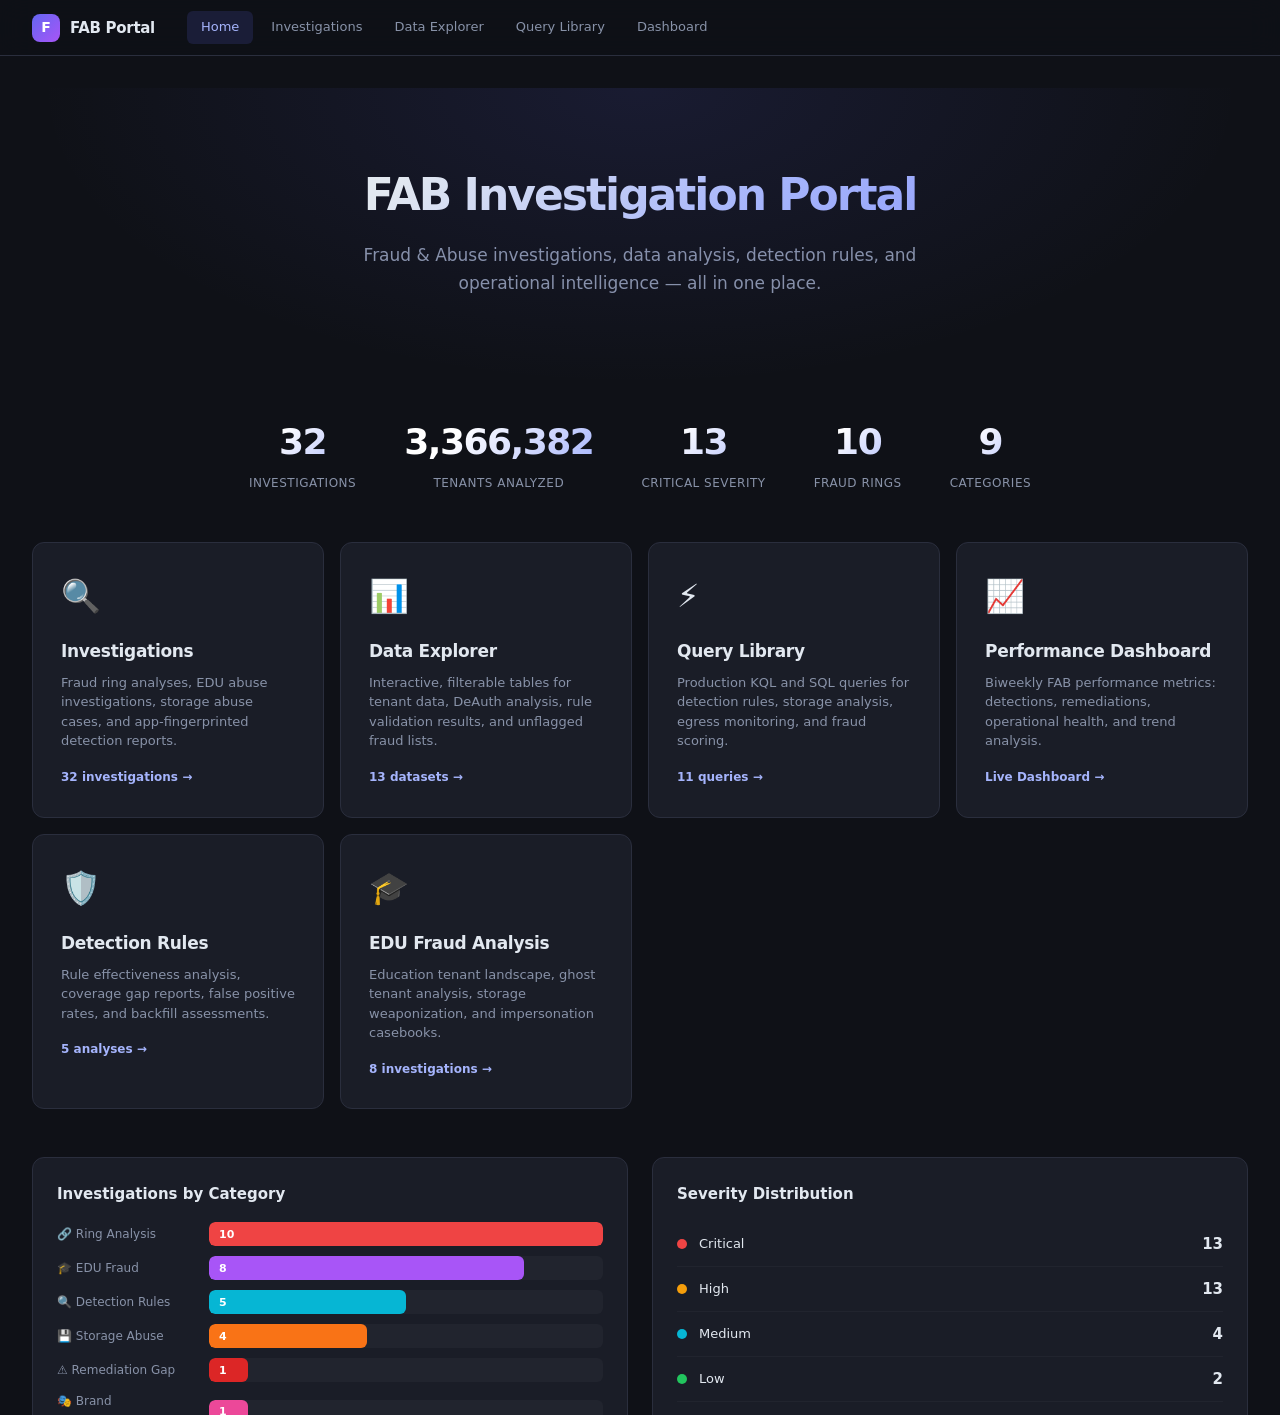
<file: index.html>
<!DOCTYPE html>
<html>
<head>
<meta charset="UTF-8">
<meta http-equiv="refresh" content="0; url=docs/portal.html">
<title>FAB Investigation Portal</title>
</head>
<body>
<p>Redirecting to <a href="docs/portal.html">FAB Investigation Portal</a>...</p>
</body>
</html>
</file>
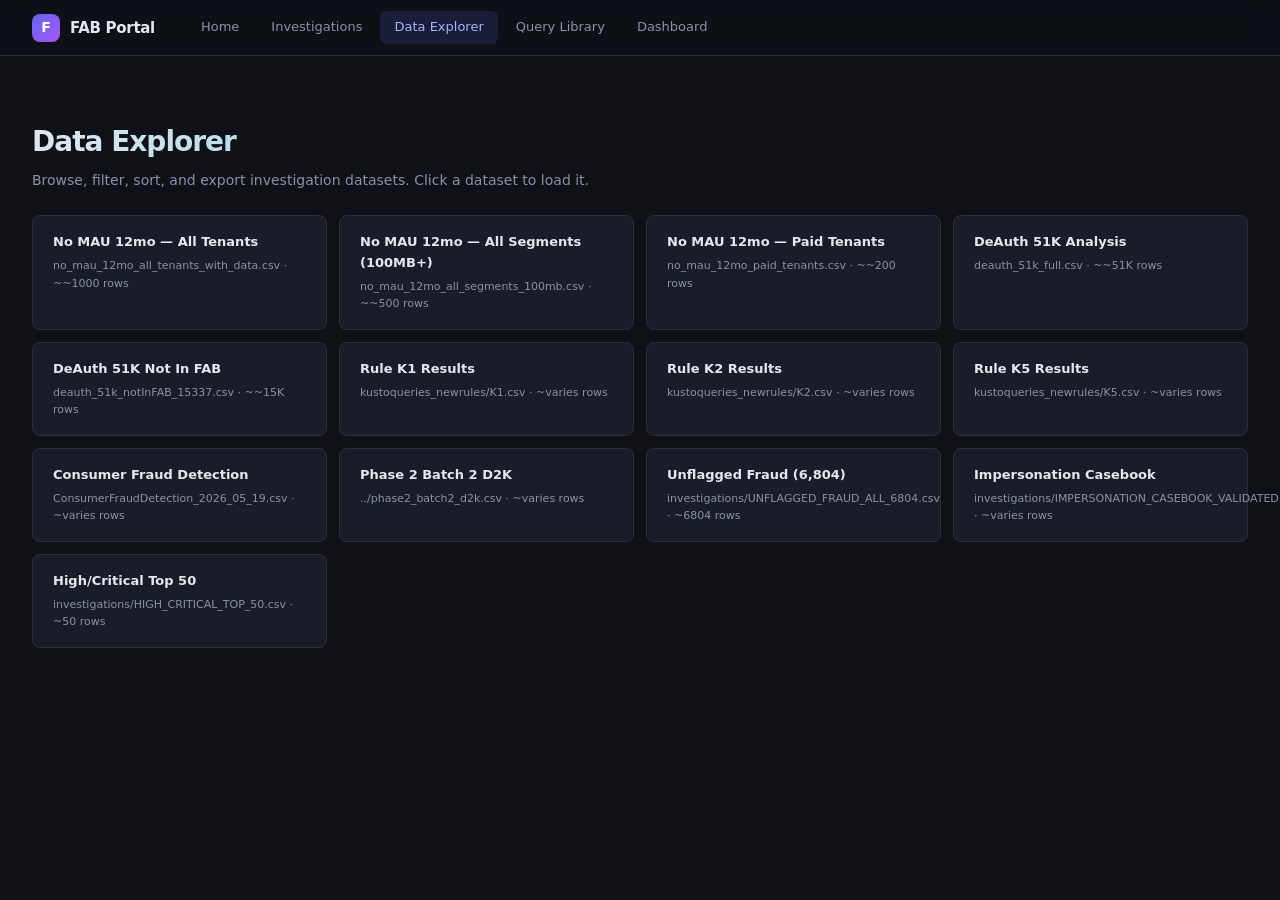
<file: docs/data-explorer/index.html>
<!DOCTYPE html>
<html lang="en">
<head>
<meta charset="UTF-8">
<meta name="viewport" content="width=device-width, initial-scale=1.0">
<title>Data Explorer — FAB Portal</title>
<link rel="stylesheet" href="../assets/style.css">
<script src="../assets/manifest.js"></script>
<style>
  .page-header { padding: 32px 0 0; }
  .page-header h1 {
    font-size: 28px; font-weight: 800; letter-spacing: -1px;
    background: linear-gradient(135deg, #e2e8f0, #06b6d4);
    -webkit-background-clip: text; -webkit-text-fill-color: transparent;
  }
  .page-header p { color: var(--text-muted); font-size: 14px; margin-top: 4px; }

  .dataset-picker {
    display: grid;
    grid-template-columns: repeat(auto-fill, minmax(260px, 1fr));
    gap: 12px;
    margin: 24px 0;
  }
  .ds-card {
    background: var(--bg-card);
    border: 1px solid var(--border);
    border-radius: var(--radius-sm);
    padding: 16px 20px;
    cursor: pointer;
    transition: all var(--transition);
  }
  .ds-card:hover { border-color: var(--border-hover); background: var(--bg-card-hover); }
  .ds-card.active { border-color: var(--accent); background: var(--accent-glow); }
  .ds-card h4 { font-size: 13px; font-weight: 600; margin-bottom: 4px; }
  .ds-card .ds-info { font-size: 11px; color: var(--text-muted); }

  .table-controls {
    display: flex; align-items: center; gap: 12px; margin-bottom: 12px; flex-wrap: wrap;
  }
  .table-controls .search-input { min-width: 200px; font-size: 13px; padding: 8px 14px 8px 36px; }
  .table-controls select {
    background: var(--bg-surface); border: 1px solid var(--border); color: var(--text);
    padding: 8px 12px; border-radius: var(--radius-xs); font-size: 12px; font-family: var(--font);
    cursor: pointer; outline: none;
  }
  .table-controls select:focus { border-color: var(--accent); }
  .table-controls label { font-size: 12px; color: var(--text-muted); }

  .export-btn {
    background: var(--accent-glow); border: 1px solid var(--accent); color: var(--accent-text);
    padding: 8px 16px; border-radius: var(--radius-xs); font-size: 12px; font-weight: 600;
    cursor: pointer; font-family: var(--font); transition: all var(--transition); margin-left: auto;
  }
  .export-btn:hover { background: var(--accent); color: white; }

  .data-table-wrap {
    max-height: 70vh;
    overflow: auto;
    margin-bottom: 16px;
  }

  .data-table thead th {
    position: sticky;
    top: 0;
    z-index: 2;
  }

  .col-highlight { background: rgba(99,102,241,0.05) !important; }

  .loading-data {
    text-align: center; padding: 60px; color: var(--text-muted);
  }

  .cell-fraud { color: var(--red); font-weight: 600; }
  .cell-paid { color: var(--green); }
  .cell-number { font-family: var(--font-mono); font-size: 12px; }
</style>
</head>
<body>

<nav class="topnav">
  <div class="topnav-brand"><div class="logo">F</div>FAB Portal</div>
  <div class="topnav-links">
    <a href="../portal.html">Home</a>
    <a href="../investigations/index.html">Investigations</a>
    <a href="index.html" class="active">Data Explorer</a>
    <a href="../queries/index.html">Query Library</a>
    <a href="https://varunvaithy.github.io/fab-biweekly-dashboard/" target="_blank">Dashboard</a>
  </div>
</nav>

<div class="container-wide">
  <div class="page-header">
    <h1>Data Explorer</h1>
    <p>Browse, filter, sort, and export investigation datasets. Click a dataset to load it.</p>
  </div>

  <!-- Dataset picker -->
  <div class="dataset-picker" id="datasetPicker"></div>

  <!-- Table controls (hidden until data loaded) -->
  <div id="tableSection" style="display:none;">
    <div class="table-controls">
      <input type="text" class="search-input" id="tableSearch" placeholder="Filter rows...">
      <label>Rows per page:</label>
      <select id="pageSize">
        <option value="25">25</option>
        <option value="50" selected>50</option>
        <option value="100">100</option>
        <option value="500">500</option>
        <option value="all">All</option>
      </select>
      <button class="export-btn" id="exportBtn">Export Filtered CSV</button>
    </div>

    <div class="data-table-wrap" id="tableWrap">
      <table class="data-table" id="dataTable">
        <thead id="tableHead"></thead>
        <tbody id="tableBody"></tbody>
      </table>
    </div>

    <div class="table-footer" id="tableFooter">
      <span id="rowInfo"></span>
      <div class="pagination" id="pagination"></div>
    </div>
  </div>

  <div class="loading-data" id="loadingData" style="display:none;">
    Loading dataset...
  </div>
</div>

<script>
document.addEventListener('DOMContentLoaded', () => {
  const picker = document.getElementById('datasetPicker');
  const tableSection = document.getElementById('tableSection');
  const loadingData = document.getElementById('loadingData');
  const tableSearch = document.getElementById('tableSearch');
  const pageSizeSelect = document.getElementById('pageSize');
  const exportBtn = document.getElementById('exportBtn');

  let allRows = [];
  let headers = [];
  let filteredRows = [];
  let currentPage = 0;
  let sortCol = -1;
  let sortAsc = true;

  // Render dataset cards
  picker.innerHTML = DATA_FILES.map((df, i) => `
    <div class="ds-card" data-idx="${i}">
      <h4>${df.name}</h4>
      <div class="ds-info">${df.file} · ~${df.rows} rows</div>
    </div>
  `).join('');

  picker.addEventListener('click', e => {
    const card = e.target.closest('.ds-card');
    if (!card) return;
    picker.querySelectorAll('.ds-card').forEach(c => c.classList.remove('active'));
    card.classList.add('active');
    loadDataset(DATA_FILES[parseInt(card.dataset.idx)]);
  });

  async function loadDataset(df) {
    tableSection.style.display = 'none';
    loadingData.style.display = 'block';

    try {
      const resp = await fetch('../' + df.file.replace(/^\.\.\//, '../'));
      if (!resp.ok) throw new Error(`HTTP ${resp.status}`);
      const text = await resp.text();
      parseCSV(text);
      renderTable();
      tableSection.style.display = 'block';
    } catch (err) {
      loadingData.innerHTML = `<p style="color:var(--red)">Failed to load: ${df.file}</p>
        <p style="font-size:12px;margin-top:8px;">If running locally, start an HTTP server in the docs/ folder.</p>`;
    }
    loadingData.style.display = 'none';
  }

  function parseCSV(text) {
    const lines = text.trim().split('\n');
    headers = parseCSVLine(lines[0]);
    allRows = [];
    for (let i = 1; i < lines.length; i++) {
      if (lines[i].trim()) {
        allRows.push(parseCSVLine(lines[i]));
      }
    }
    filteredRows = [...allRows];
    currentPage = 0;
    sortCol = -1;
  }

  function parseCSVLine(line) {
    const result = [];
    let current = '';
    let inQuotes = false;
    for (let i = 0; i < line.length; i++) {
      const ch = line[i];
      if (inQuotes) {
        if (ch === '"' && line[i + 1] === '"') { current += '"'; i++; }
        else if (ch === '"') { inQuotes = false; }
        else { current += ch; }
      } else {
        if (ch === '"') { inQuotes = true; }
        else if (ch === ',') { result.push(current.trim()); current = ''; }
        else { current += ch; }
      }
    }
    result.push(current.trim());
    return result;
  }

  function renderTable() {
    // Header
    document.getElementById('tableHead').innerHTML = '<tr>' +
      headers.map((h, i) => {
        const arrow = sortCol === i ? (sortAsc ? ' ▲' : ' ▼') : ' ⇕';
        const cls = sortCol === i ? 'sorted' : '';
        return `<th class="${cls}" data-col="${i}">${escapeHtml(h)}<span class="sort-icon">${arrow}</span></th>`;
      }).join('') + '</tr>';

    // Filter
    const q = tableSearch.value.toLowerCase();
    filteredRows = q ? allRows.filter(row => row.some(cell => cell.toLowerCase().includes(q))) : [...allRows];

    // Sort
    if (sortCol >= 0) {
      filteredRows.sort((a, b) => {
        let va = a[sortCol] || '', vb = b[sortCol] || '';
        const na = parseFloat(va), nb = parseFloat(vb);
        if (!isNaN(na) && !isNaN(nb)) return sortAsc ? na - nb : nb - na;
        return sortAsc ? va.localeCompare(vb) : vb.localeCompare(va);
      });
    }

    // Pagination
    const pSize = pageSizeSelect.value === 'all' ? filteredRows.length : parseInt(pageSizeSelect.value);
    const totalPages = Math.ceil(filteredRows.length / pSize) || 1;
    if (currentPage >= totalPages) currentPage = totalPages - 1;
    const start = currentPage * pSize;
    const pageRows = filteredRows.slice(start, start + pSize);

    // Body
    document.getElementById('tableBody').innerHTML = pageRows.map(row =>
      '<tr>' + row.map((cell, i) => {
        let cls = '';
        const h = headers[i]?.toLowerCase() || '';
        if (cell === 'True' && h.includes('fraud')) cls = 'cell-fraud';
        else if (cell === 'True' && h.includes('paid')) cls = 'cell-paid';
        else if (!isNaN(parseFloat(cell)) && cell.length > 0) cls = 'cell-number';
        return `<td class="${cls}" title="${escapeHtml(cell)}">${escapeHtml(cell)}</td>`;
      }).join('') + '</tr>'
    ).join('');

    // Footer
    document.getElementById('rowInfo').textContent =
      `Showing ${start + 1}–${Math.min(start + pSize, filteredRows.length)} of ${filteredRows.length} rows` +
      (filteredRows.length !== allRows.length ? ` (filtered from ${allRows.length})` : '');

    // Pagination buttons
    const pag = document.getElementById('pagination');
    if (totalPages <= 1) {
      pag.innerHTML = '';
    } else {
      let btns = '';
      btns += `<button ${currentPage===0?'disabled':''} data-page="${currentPage-1}">‹</button>`;
      for (let p = 0; p < totalPages && p < 10; p++) {
        btns += `<button class="${p===currentPage?'active':''}" data-page="${p}">${p+1}</button>`;
      }
      if (totalPages > 10) btns += `<button disabled>…</button><button data-page="${totalPages-1}">${totalPages}</button>`;
      btns += `<button ${currentPage>=totalPages-1?'disabled':''} data-page="${currentPage+1}">›</button>`;
      pag.innerHTML = btns;
    }
  }

  // Event: column sort
  document.getElementById('tableHead').addEventListener('click', e => {
    const th = e.target.closest('th');
    if (!th) return;
    const col = parseInt(th.dataset.col);
    if (sortCol === col) { sortAsc = !sortAsc; }
    else { sortCol = col; sortAsc = true; }
    renderTable();
  });

  // Event: search
  tableSearch.addEventListener('input', () => { currentPage = 0; renderTable(); });

  // Event: page size
  pageSizeSelect.addEventListener('change', () => { currentPage = 0; renderTable(); });

  // Event: pagination
  document.getElementById('pagination').addEventListener('click', e => {
    if (e.target.tagName !== 'BUTTON' || e.target.disabled) return;
    currentPage = parseInt(e.target.dataset.page);
    renderTable();
  });

  // Event: export
  exportBtn.addEventListener('click', () => {
    const csv = [headers.join(','), ...filteredRows.map(r =>
      r.map(c => c.includes(',') || c.includes('"') ? `"${c.replace(/"/g, '""')}"` : c).join(',')
    )].join('\n');
    const blob = new Blob([csv], { type: 'text/csv' });
    const url = URL.createObjectURL(blob);
    const a = document.createElement('a');
    a.href = url;
    a.download = 'fab_export_' + new Date().toISOString().slice(0,10) + '.csv';
    a.click();
    URL.revokeObjectURL(url);
  });

  function escapeHtml(str) {
    return str.replace(/&/g, '&amp;').replace(/</g, '&lt;').replace(/>/g, '&gt;');
  }

  // Auto-load from URL param
  const params = new URLSearchParams(window.location.search);
  if (params.get('file')) {
    const idx = DATA_FILES.findIndex(d => d.file === params.get('file'));
    if (idx >= 0) {
      picker.querySelectorAll('.ds-card')[idx]?.classList.add('active');
      loadDataset(DATA_FILES[idx]);
    }
  }
});
</script>
</body>
</html>
</file>
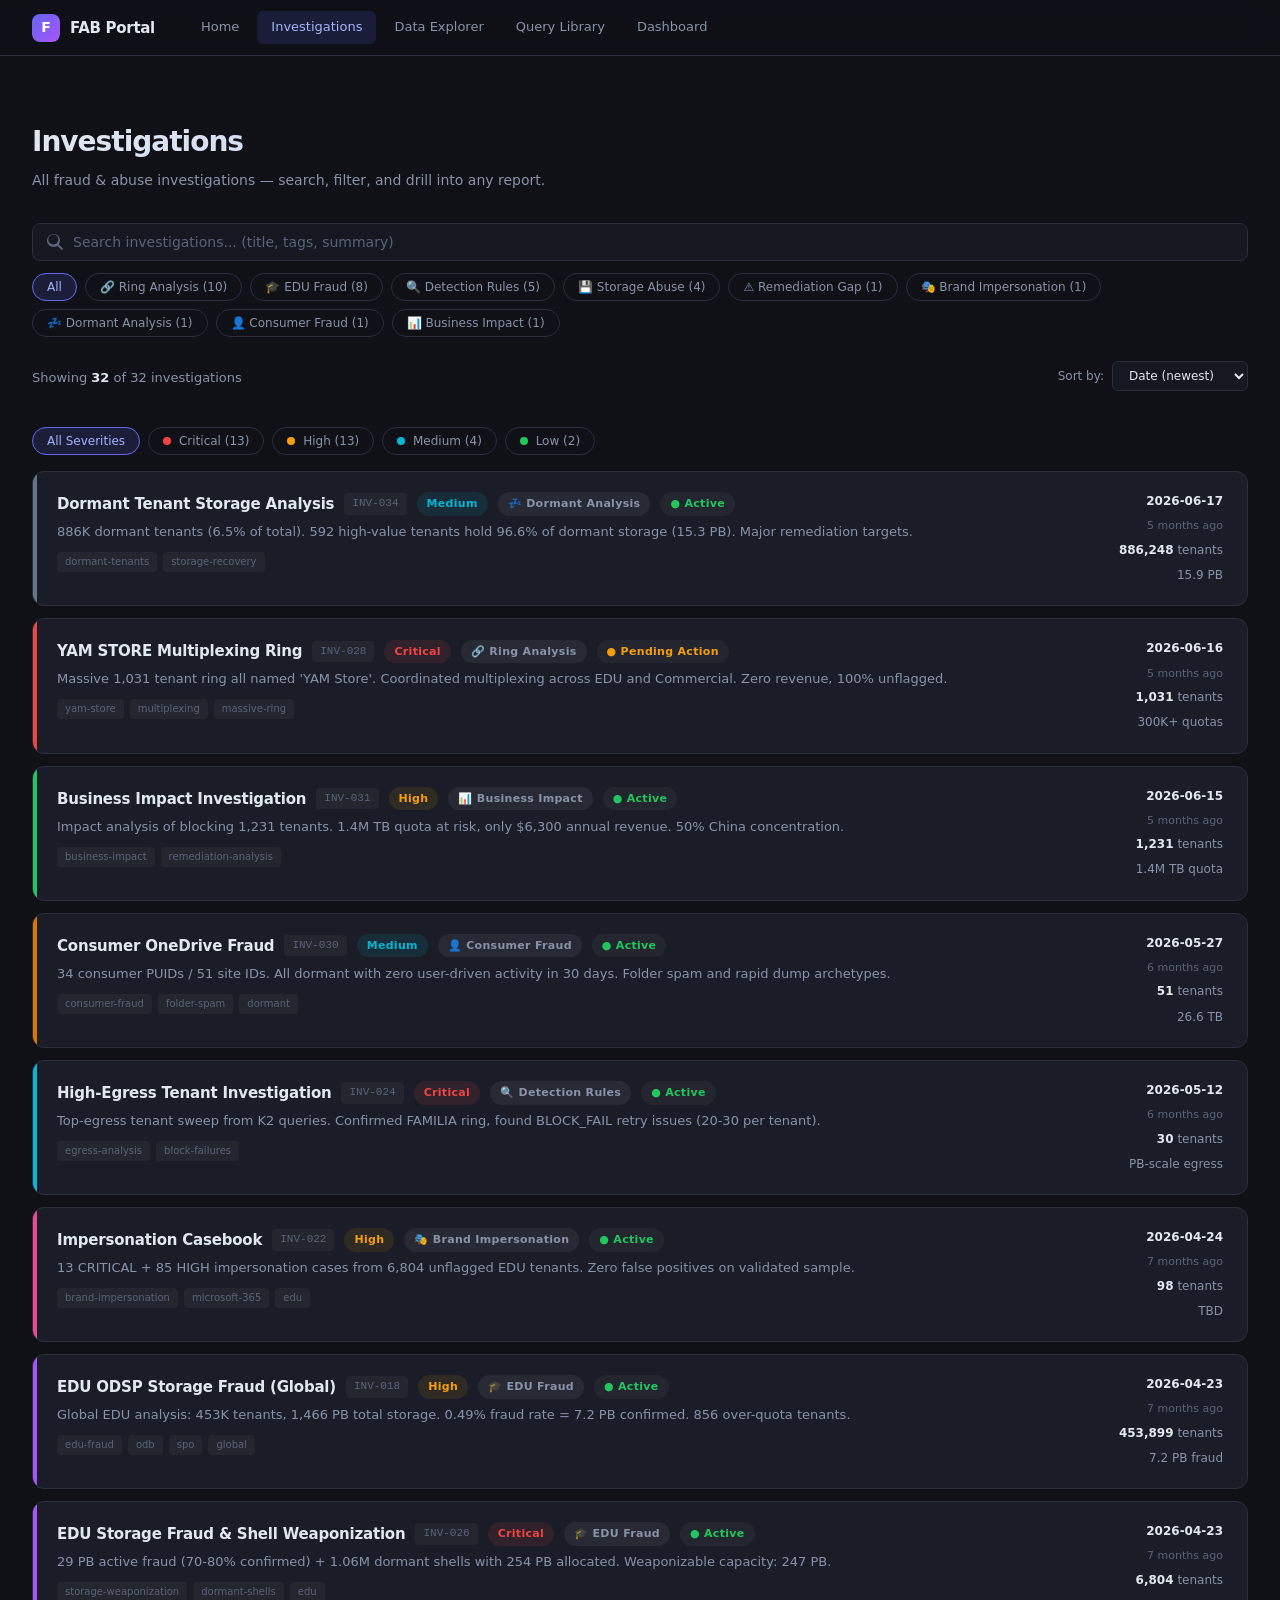
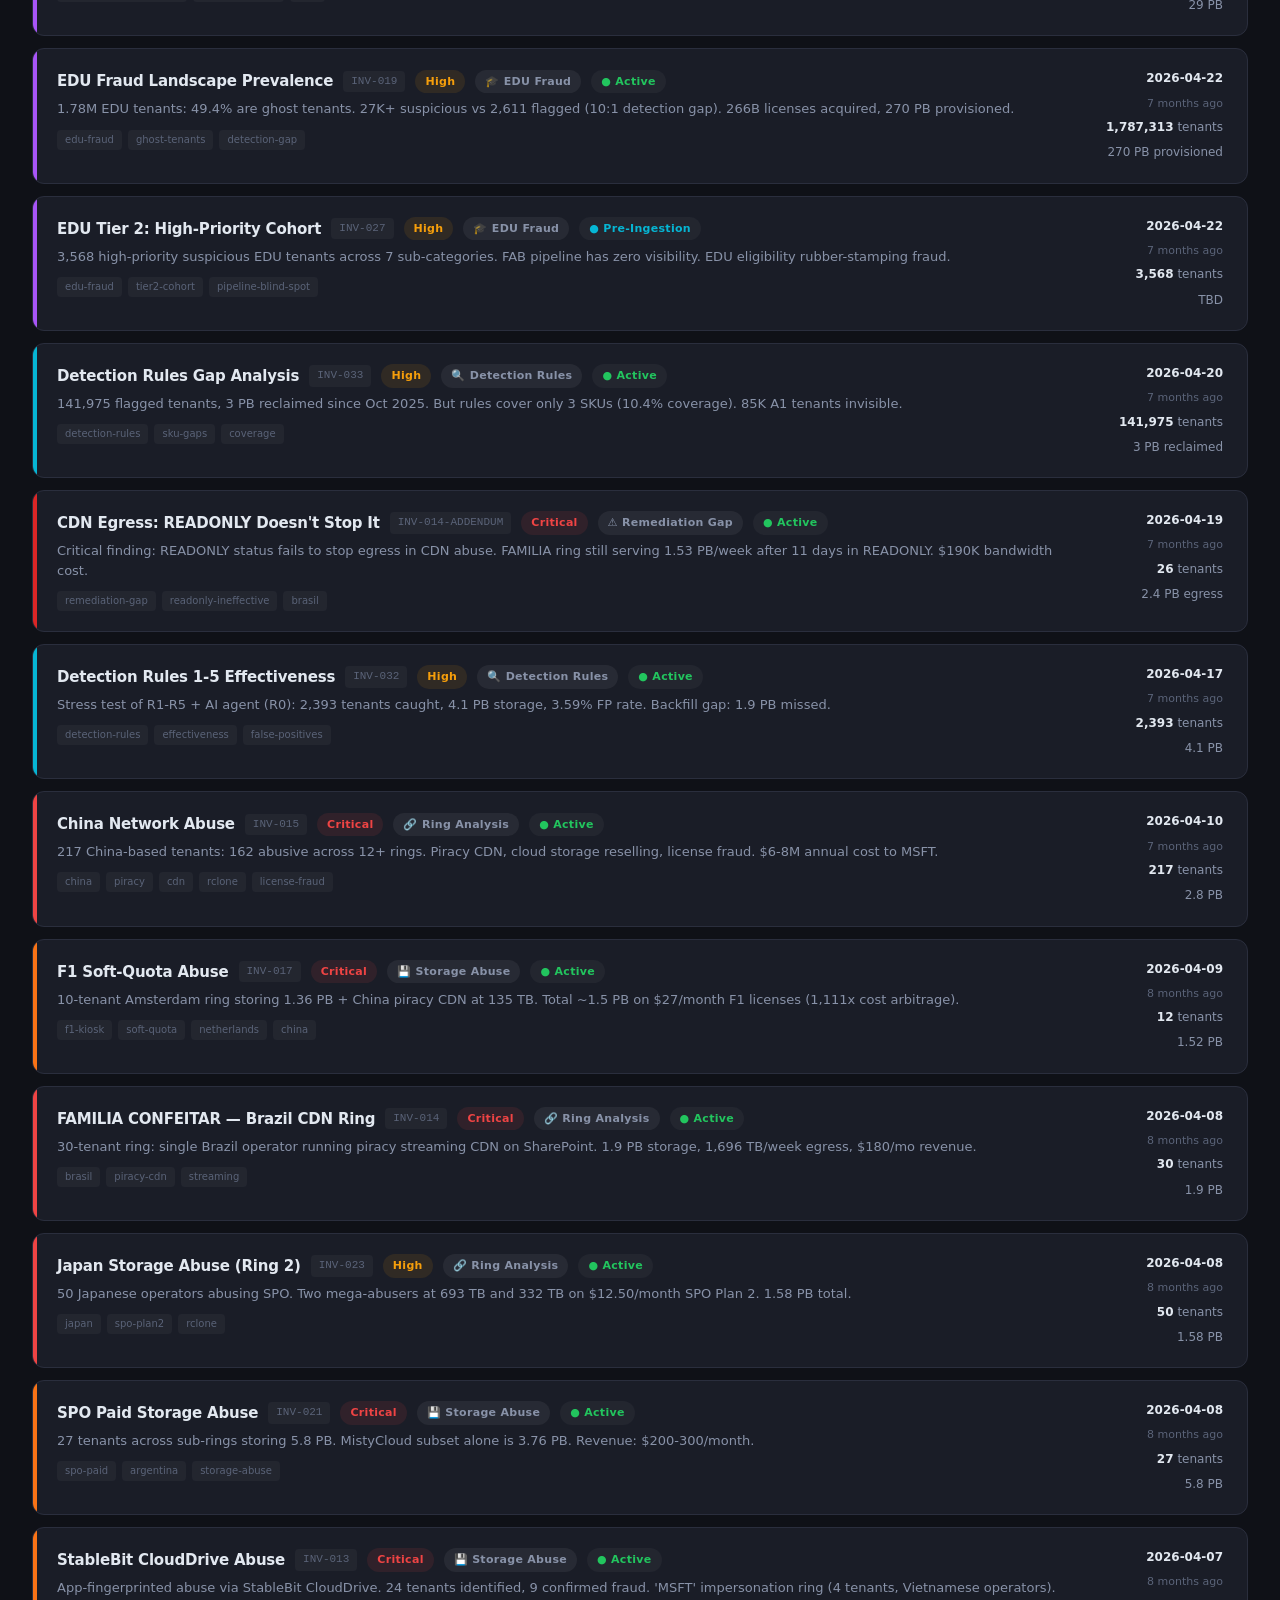
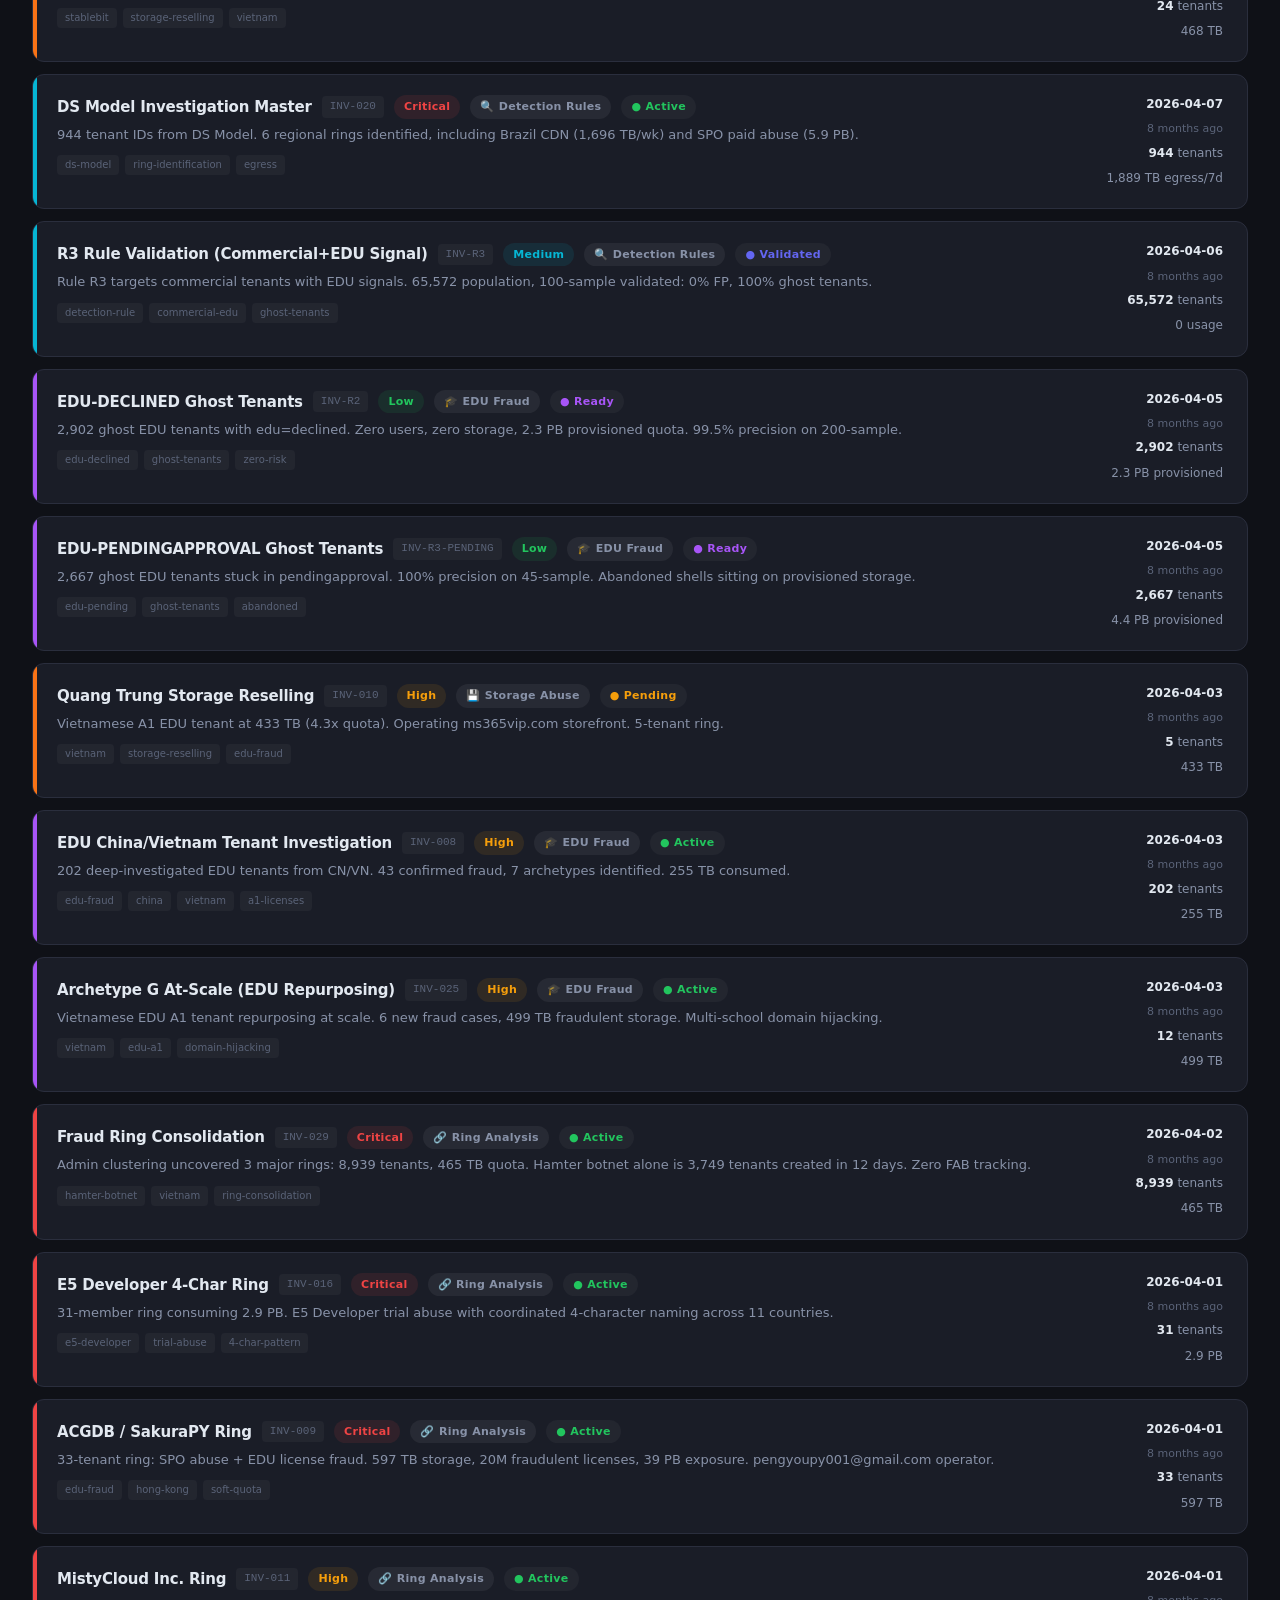
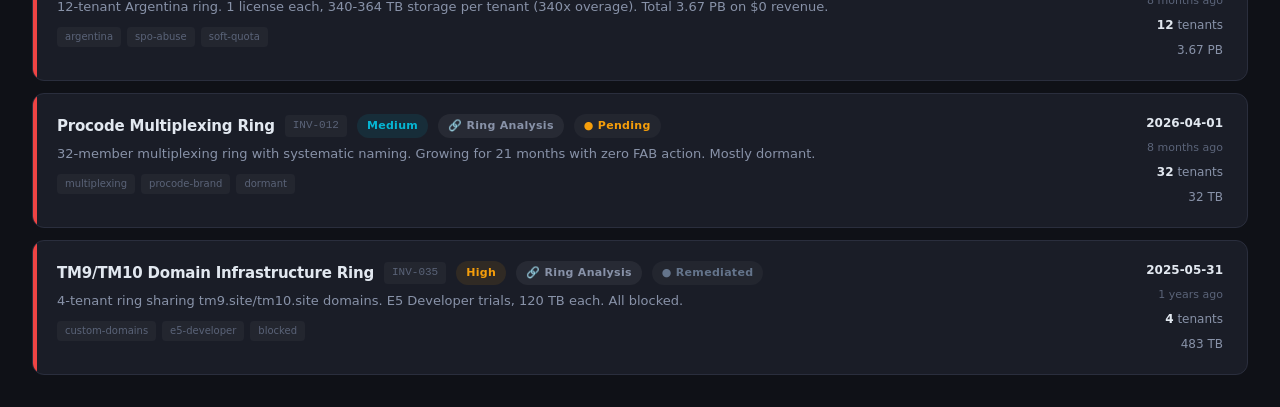
<file: docs/investigations/index.html>
<!DOCTYPE html>
<html lang="en">
<head>
<meta charset="UTF-8">
<meta name="viewport" content="width=device-width, initial-scale=1.0">
<title>Investigations — FAB Portal</title>
<link rel="stylesheet" href="../assets/style.css">
<script src="../assets/manifest.js"></script>
<style>
  .page-header { padding: 32px 0 0; }
  .page-header h1 {
    font-size: 28px; font-weight: 800; letter-spacing: -1px;
    background: linear-gradient(135deg, #e2e8f0, #a5b4fc);
    -webkit-background-clip: text; -webkit-text-fill-color: transparent;
  }
  .page-header p { color: var(--text-muted); font-size: 14px; margin-top: 4px; }

  .results-info { font-size: 13px; color: var(--text-muted); margin-bottom: 16px; }
  .results-info strong { color: var(--text); }

  .sort-bar { display: flex; align-items: center; gap: 8px; margin-bottom: 20px; }
  .sort-bar label { font-size: 12px; color: var(--text-muted); }
  .sort-bar select {
    background: var(--bg-surface); border: 1px solid var(--border); color: var(--text);
    padding: 6px 12px; border-radius: var(--radius-xs); font-size: 12px; font-family: var(--font);
    cursor: pointer; outline: none;
  }
  .sort-bar select:focus { border-color: var(--accent); }

  .inv-list { display: flex; flex-direction: column; gap: 12px; }

  .inv-row {
    background: var(--bg-card); border: 1px solid var(--border); border-radius: var(--radius);
    padding: 20px 24px; transition: all var(--transition); cursor: pointer;
    text-decoration: none; color: inherit; display: grid;
    grid-template-columns: 1fr auto; gap: 16px; align-items: start;
    position: relative; overflow: hidden;
  }
  .inv-row:hover { border-color: var(--border-hover); background: var(--bg-card-hover); transform: translateX(4px); box-shadow: var(--shadow-sm); color: inherit; }
  .inv-row .left-accent { position: absolute; top: 0; bottom: 0; left: 0; width: 4px; }
  .inv-row-main { min-width: 0; }
  .inv-row-head { display: flex; align-items: center; gap: 10px; margin-bottom: 6px; flex-wrap: wrap; }
  .inv-row-title { font-size: 15px; font-weight: 600; letter-spacing: -0.2px; }
  .inv-row-id { font-size: 11px; color: var(--text-dim); font-family: var(--font-mono); background: rgba(255,255,255,0.04); padding: 2px 8px; border-radius: 4px; }
  .inv-row-summary { font-size: 13px; color: var(--text-muted); line-height: 1.55; margin-bottom: 10px; }
  .inv-row-tags { display: flex; gap: 6px; flex-wrap: wrap; }
  .inv-row-tags .tag { font-size: 10px; padding: 2px 8px; border-radius: 4px; background: rgba(255,255,255,0.04); color: var(--text-dim); }
  .inv-row-right { display: flex; flex-direction: column; align-items: flex-end; gap: 6px; min-width: 120px; }
  .inv-row-date { font-size: 11px; color: var(--text-dim); }
  .inv-row-stats { font-size: 12px; color: var(--text-muted); text-align: right; }
  .inv-row-stats strong { color: var(--text); }

  .no-results { text-align: center; padding: 80px 32px; color: var(--text-muted); }
  .no-results p { font-size: 15px; }
</style>
</head>
<body>

<nav class="topnav">
  <div class="topnav-brand"><div class="logo">F</div>FAB Portal</div>
  <div class="topnav-links">
    <a href="../portal.html">Home</a>
    <a href="index.html" class="active">Investigations</a>
    <a href="../data-explorer/index.html">Data Explorer</a>
    <a href="../queries/index.html">Query Library</a>
    <a href="https://varunvaithy.github.io/fab-biweekly-dashboard/" target="_blank">Dashboard</a>
  </div>
</nav>

<div class="container">
  <div class="page-header">
    <h1>Investigations</h1>
    <p>All fraud & abuse investigations — search, filter, and drill into any report.</p>
  </div>

  <!-- Filter bar -->
  <div class="filter-bar mt-32">
    <input type="text" class="search-input" id="search" placeholder="Search investigations... (title, tags, summary)">
    <div class="filter-chips" id="categoryChips"></div>
  </div>

  <!-- Sort + results count -->
  <div class="flex-between mb-16">
    <div class="results-info" id="resultsInfo"></div>
    <div class="sort-bar">
      <label>Sort by:</label>
      <select id="sortSelect">
        <option value="date-desc">Date (newest)</option>
        <option value="date-asc">Date (oldest)</option>
        <option value="severity">Severity</option>
        <option value="tenants">Tenants (most)</option>
        <option value="title">Title (A-Z)</option>
      </select>
    </div>
  </div>

  <!-- Severity filter chips -->
  <div class="filter-chips mb-16" id="severityChips"></div>

  <!-- Investigation list -->
  <div class="inv-list" id="invList"></div>

  <div class="no-results" id="noResults" style="display:none;">
    <p>No investigations match your filters.</p>
  </div>
</div>

<script>
document.addEventListener('DOMContentLoaded', () => {
  const searchInput = document.getElementById('search');
  const sortSelect = document.getElementById('sortSelect');
  const invList = document.getElementById('invList');
  const resultsInfo = document.getElementById('resultsInfo');
  const noResults = document.getElementById('noResults');

  let activeCategory = null;
  let activeSeverity = null;

  // Parse URL params
  const params = new URLSearchParams(window.location.search);
  if (params.get('category')) activeCategory = params.get('category');
  if (params.get('severity')) activeSeverity = params.get('severity');
  if (params.get('q')) searchInput.value = params.get('q');

  // Render category chips
  const cats = {};
  INVESTIGATIONS.forEach(i => { cats[i.category] = (cats[i.category] || 0) + 1; });
  const chipContainer = document.getElementById('categoryChips');
  chipContainer.innerHTML = `<button class="chip ${!activeCategory?'active':''}" data-cat="">All</button>` +
    Object.entries(cats).sort((a,b)=>b[1]-a[1]).map(([cat, count]) => {
      const meta = CATEGORIES[cat] || { label: cat, icon: '📋' };
      return `<button class="chip ${activeCategory===cat?'active':''}" data-cat="${cat}">${meta.icon} ${meta.label} (${count})</button>`;
    }).join('');

  chipContainer.addEventListener('click', e => {
    if (!e.target.classList.contains('chip')) return;
    activeCategory = e.target.dataset.cat || null;
    chipContainer.querySelectorAll('.chip').forEach(c => c.classList.remove('active'));
    e.target.classList.add('active');
    render();
  });

  // Severity chips
  const sevContainer = document.getElementById('severityChips');
  sevContainer.innerHTML = `<button class="chip ${!activeSeverity?'active':''}" data-sev="">All Severities</button>` +
    ['critical','high','medium','low'].map(sev => {
      const meta = SEVERITY_META[sev];
      const count = INVESTIGATIONS.filter(i => i.severity === sev).length;
      return `<button class="chip ${activeSeverity===sev?'active':''}" data-sev="${sev}" style="border-color:${activeSeverity===sev?meta.color:''}">
        <span style="display:inline-block;width:8px;height:8px;border-radius:50%;background:${meta.color};margin-right:4px"></span>
        ${meta.label} (${count})
      </button>`;
    }).join('');

  sevContainer.addEventListener('click', e => {
    const chip = e.target.closest('.chip');
    if (!chip) return;
    activeSeverity = chip.dataset.sev || null;
    sevContainer.querySelectorAll('.chip').forEach(c => c.classList.remove('active'));
    chip.classList.add('active');
    render();
  });

  searchInput.addEventListener('input', render);
  sortSelect.addEventListener('change', render);

  function relativeDate(dateStr) {
    const d = new Date(dateStr);
    const now = new Date();
    const days = Math.floor((now - d) / 86400000);
    if (days === 0) return 'Today';
    if (days === 1) return 'Yesterday';
    if (days < 7) return days + ' days ago';
    if (days < 30) return Math.floor(days/7) + ' weeks ago';
    if (days < 365) return Math.floor(days/30) + ' months ago';
    return Math.floor(days/365) + ' years ago';
  }

  const sevOrder = { critical: 0, high: 1, medium: 2, low: 3 };

  function render() {
    const q = searchInput.value.toLowerCase().trim();
    let filtered = INVESTIGATIONS.filter(inv => {
      if (activeCategory && inv.category !== activeCategory) return false;
      if (activeSeverity && inv.severity !== activeSeverity) return false;
      if (q) {
        const text = [inv.title, inv.id, inv.summary, inv.category, ...inv.tags].join(' ').toLowerCase();
        return text.includes(q);
      }
      return true;
    });

    // Sort
    const sort = sortSelect.value;
    filtered.sort((a, b) => {
      if (sort === 'date-desc') return b.date.localeCompare(a.date);
      if (sort === 'date-asc') return a.date.localeCompare(b.date);
      if (sort === 'severity') return (sevOrder[a.severity]||9) - (sevOrder[b.severity]||9);
      if (sort === 'tenants') return (b.tenants||0) - (a.tenants||0);
      if (sort === 'title') return a.title.localeCompare(b.title);
      return 0;
    });

    resultsInfo.innerHTML = `Showing <strong>${filtered.length}</strong> of ${INVESTIGATIONS.length} investigations`;
    noResults.style.display = filtered.length === 0 ? 'block' : 'none';

    invList.innerHTML = filtered.map(inv => {
      const cat = CATEGORIES[inv.category] || { label: inv.category, color: '#6366f1', icon: '📋' };
      const sev = SEVERITY_META[inv.severity] || { label: 'Unknown', color: '#64748b', bg: 'rgba(100,116,139,0.1)' };
      const st = STATUS_META[inv.status] || { label: inv.status, color: '#64748b' };

      return `<a href="viewer.html?id=${inv.id}" class="inv-row">
        <div class="left-accent" style="background:${cat.color}"></div>
        <div class="inv-row-main">
          <div class="inv-row-head">
            <span class="inv-row-title">${inv.title}</span>
            <span class="inv-row-id">${inv.id.toUpperCase()}</span>
            <span class="badge" style="background:${sev.bg};color:${sev.color}">${sev.label}</span>
            <span class="badge badge-default">${cat.icon} ${cat.label}</span>
            <span class="badge" style="background:rgba(255,255,255,0.04);color:${st.color}">● ${st.label}</span>
          </div>
          <div class="inv-row-summary">${inv.summary}</div>
          <div class="inv-row-tags">
            ${inv.tags.map(t => `<span class="tag">${t}</span>`).join('')}
          </div>
        </div>
        <div class="inv-row-right">
          <div class="inv-row-date" style="font-size:12px;font-weight:600;color:var(--text)">${inv.date}</div>
          <div class="inv-row-date">${relativeDate(inv.date)}</div>
          <div class="inv-row-stats"><strong>${inv.tenants?.toLocaleString() || '—'}</strong> tenants</div>
          <div class="inv-row-stats">${inv.storage}</div>
        </div>
      </a>`;
    }).join('');
  }

  render();
});
</script>
</body>
</html>
</file>
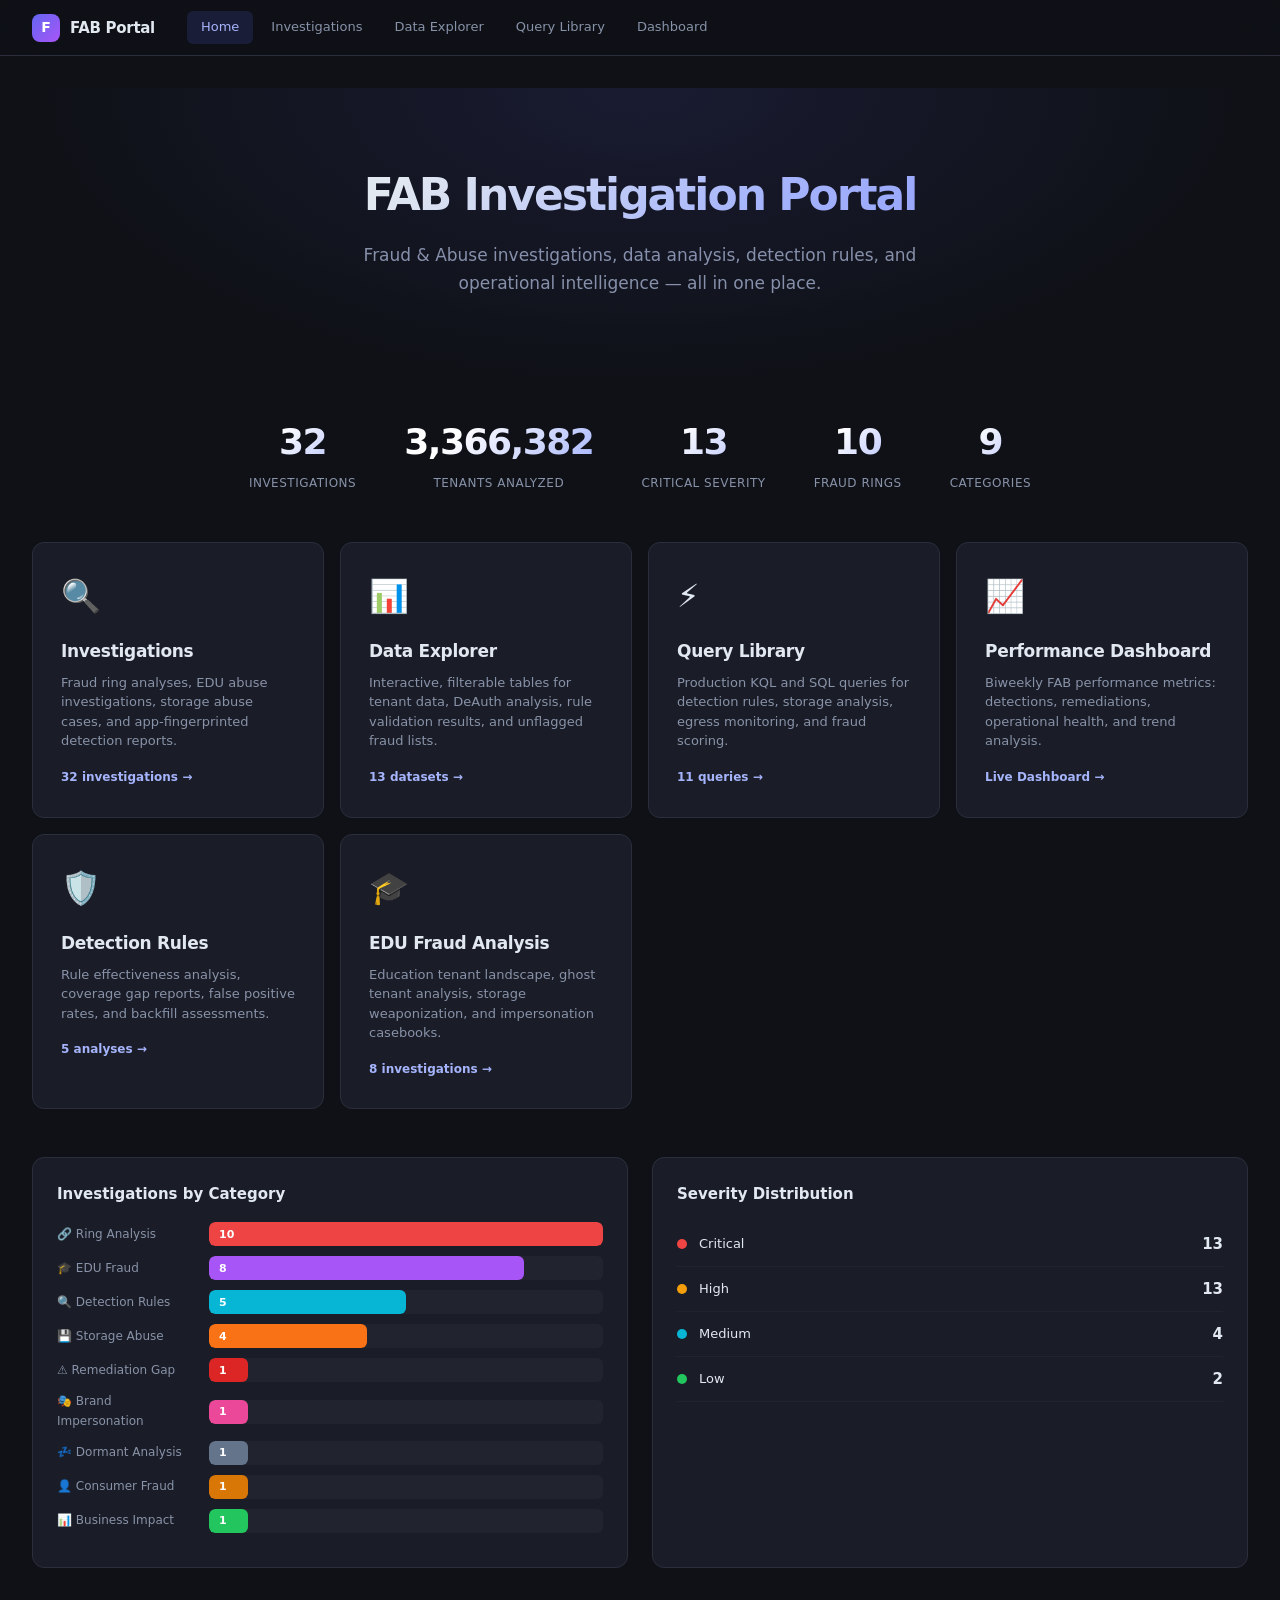
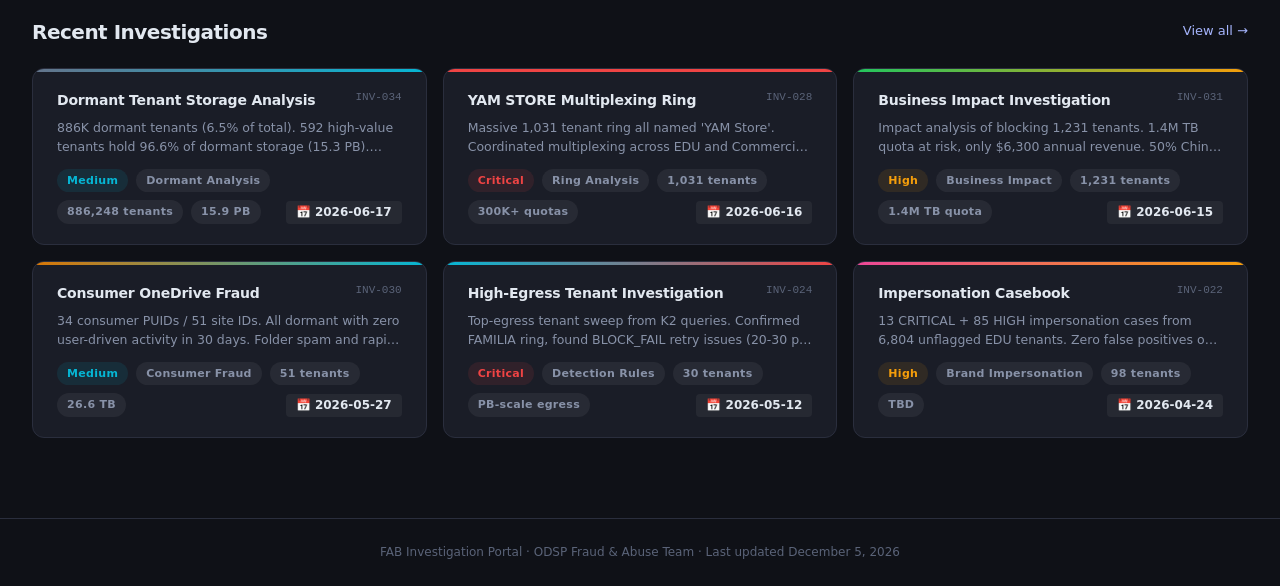
<file: docs/portal.html>
<!DOCTYPE html>
<html lang="en">
<head>
<meta charset="UTF-8">
<meta name="viewport" content="width=device-width, initial-scale=1.0">
<title>FAB Investigation Portal</title>
<link rel="stylesheet" href="assets/style.css">
<script src="assets/manifest.js"></script>
<style>
  /* Portal-specific styles */
  .portal-hero {
    padding: 72px 0 48px;
    text-align: center;
    position: relative;
  }
  .portal-hero::before {
    content: '';
    position: absolute;
    top: 0; left: 0; right: 0;
    height: 300px;
    background: radial-gradient(ellipse at 50% 0%, rgba(99,102,241,0.12) 0%, transparent 70%);
    pointer-events: none;
  }
  .portal-hero h1 {
    font-size: 44px;
    font-weight: 800;
    letter-spacing: -2px;
    background: linear-gradient(135deg, #e2e8f0 30%, #a5b4fc 60%, #818cf8);
    -webkit-background-clip: text;
    -webkit-text-fill-color: transparent;
    margin-bottom: 12px;
    position: relative;
  }
  .portal-hero .subtitle {
    font-size: 17px;
    color: var(--text-muted);
    max-width: 640px;
    margin: 0 auto 36px;
    line-height: 1.6;
  }

  /* Quick stats banner */
  .quick-stats {
    display: flex;
    justify-content: center;
    gap: 48px;
    margin: 32px 0 48px;
    flex-wrap: wrap;
  }
  .qs-item { text-align: center; }
  .qs-value {
    font-size: 36px;
    font-weight: 800;
    letter-spacing: -1.5px;
    background: linear-gradient(135deg, #fff 30%, #a5b4fc);
    -webkit-background-clip: text;
    -webkit-text-fill-color: transparent;
  }
  .qs-label { font-size: 12px; color: var(--text-muted); text-transform: uppercase; letter-spacing: 0.5px; margin-top: 4px; }

  /* Section links grid */
  .section-grid {
    display: grid;
    grid-template-columns: repeat(auto-fit, minmax(280px, 1fr));
    gap: 16px;
    margin-bottom: 48px;
  }
  .section-card {
    background: var(--bg-card);
    border: 1px solid var(--border);
    border-radius: var(--radius);
    padding: 28px;
    transition: all var(--transition);
    text-decoration: none;
    color: inherit;
    position: relative;
    overflow: hidden;
  }
  .section-card:hover {
    border-color: var(--border-hover);
    background: var(--bg-card-hover);
    transform: translateY(-3px);
    box-shadow: var(--shadow);
    color: inherit;
  }
  .section-card .icon {
    font-size: 32px;
    margin-bottom: 16px;
    display: block;
  }
  .section-card h3 { font-size: 17px; font-weight: 700; margin-bottom: 8px; letter-spacing: -0.3px; }
  .section-card p { font-size: 13px; color: var(--text-muted); line-height: 1.5; margin-bottom: 12px; }
  .section-card .count-badge {
    display: inline-flex;
    align-items: center;
    gap: 4px;
    font-size: 12px;
    color: var(--accent-text);
    font-weight: 600;
  }

  /* Recent investigations */
  .recent-grid {
    display: grid;
    grid-template-columns: repeat(auto-fill, minmax(360px, 1fr));
    gap: 16px;
  }
  .inv-card {
    background: var(--bg-card);
    border: 1px solid var(--border);
    border-radius: var(--radius);
    padding: 20px 24px;
    transition: all var(--transition);
    cursor: pointer;
    position: relative;
    overflow: hidden;
    text-decoration: none;
    color: inherit;
    display: flex;
    flex-direction: column;
  }
  .inv-card:hover {
    border-color: var(--border-hover);
    background: var(--bg-card-hover);
    transform: translateY(-2px);
    box-shadow: var(--shadow);
    color: inherit;
  }
  .inv-card .accent-bar {
    position: absolute;
    top: 0; left: 0; right: 0;
    height: 3px;
  }
  .inv-card-head { display: flex; align-items: flex-start; justify-content: space-between; gap: 12px; margin-bottom: 8px; }
  .inv-card-title { font-size: 14px; font-weight: 600; letter-spacing: -0.2px; }
  .inv-card-id { font-size: 11px; color: var(--text-dim); font-family: var(--font-mono); }
  .inv-card-summary { font-size: 12.5px; color: var(--text-muted); line-height: 1.5; flex: 1; margin-bottom: 12px;
    display: -webkit-box; -webkit-line-clamp: 2; -webkit-box-orient: vertical; overflow: hidden; }
  .inv-card-footer { display: flex; align-items: center; gap: 8px; flex-wrap: wrap; margin-top: auto; }

  /* Category breakdown chart area */
  .breakdown-section {
    display: grid;
    grid-template-columns: 1fr 1fr;
    gap: 24px;
    margin: 48px 0;
  }
  .breakdown-card {
    background: var(--bg-card);
    border: 1px solid var(--border);
    border-radius: var(--radius);
    padding: 24px;
  }
  .breakdown-card h3 { font-size: 15px; font-weight: 600; margin-bottom: 16px; }

  .bar-chart-item {
    display: flex;
    align-items: center;
    gap: 12px;
    margin-bottom: 10px;
  }
  .bar-label { font-size: 12px; color: var(--text-muted); width: 140px; flex-shrink: 0; }
  .bar-track { flex: 1; height: 24px; background: rgba(255,255,255,0.03); border-radius: 6px; overflow: hidden; position: relative; }
  .bar-fill { height: 100%; border-radius: 6px; transition: width 0.8s ease; display: flex; align-items: center; padding: 0 10px; }
  .bar-value { font-size: 11px; font-weight: 600; color: white; white-space: nowrap; }

  .severity-list { list-style: none; }
  .severity-item { display: flex; align-items: center; gap: 12px; padding: 10px 0; border-bottom: 1px solid rgba(255,255,255,0.03); }
  .severity-dot { width: 10px; height: 10px; border-radius: 50%; flex-shrink: 0; }
  .severity-label { font-size: 13px; flex: 1; }
  .severity-count { font-size: 15px; font-weight: 700; }

  .footer {
    border-top: 1px solid var(--border);
    padding: 24px 0;
    text-align: center;
    color: var(--text-dim);
    font-size: 12px;
    margin-top: 48px;
  }

  @media (max-width: 768px) {
    .portal-hero h1 { font-size: 28px; }
    .quick-stats { gap: 24px; }
    .qs-value { font-size: 28px; }
    .breakdown-section { grid-template-columns: 1fr; }
    .recent-grid { grid-template-columns: 1fr; }
  }
</style>
</head>
<body>

<!-- Navigation -->
<nav class="topnav">
  <div class="topnav-brand">
    <div class="logo">F</div>
    FAB Portal
  </div>
  <div class="topnav-links">
    <a href="index.html" class="active">Home</a>
    <a href="investigations/index.html">Investigations</a>
    <a href="data-explorer/index.html">Data Explorer</a>
    <a href="queries/index.html">Query Library</a>
    <a href="https://varunvaithy.github.io/fab-biweekly-dashboard/" target="_blank">Dashboard</a>
  </div>
</nav>

<div class="container">

  <!-- Hero -->
  <div class="portal-hero">
    <h1>FAB Investigation Portal</h1>
    <p class="subtitle">
      Fraud & Abuse investigations, data analysis, detection rules, and operational intelligence — all in one place.
    </p>
  </div>

  <!-- Quick Stats -->
  <div class="quick-stats" id="quickStats"></div>

  <!-- Section Cards -->
  <div class="section-grid">
    <a href="investigations/index.html" class="section-card">
      <span class="icon">🔍</span>
      <h3>Investigations</h3>
      <p>Fraud ring analyses, EDU abuse investigations, storage abuse cases, and app-fingerprinted detection reports.</p>
      <span class="count-badge" id="invCount"></span>
    </a>
    <a href="data-explorer/index.html" class="section-card">
      <span class="icon">📊</span>
      <h3>Data Explorer</h3>
      <p>Interactive, filterable tables for tenant data, DeAuth analysis, rule validation results, and unflagged fraud lists.</p>
      <span class="count-badge" id="dataCount"></span>
    </a>
    <a href="queries/index.html" class="section-card">
      <span class="icon">⚡</span>
      <h3>Query Library</h3>
      <p>Production KQL and SQL queries for detection rules, storage analysis, egress monitoring, and fraud scoring.</p>
      <span class="count-badge" id="queryCount"></span>
    </a>
    <a href="https://varunvaithy.github.io/fab-biweekly-dashboard/" target="_blank" class="section-card">
      <span class="icon">📈</span>
      <h3>Performance Dashboard</h3>
      <p>Biweekly FAB performance metrics: detections, remediations, operational health, and trend analysis.</p>
      <span class="count-badge">Live Dashboard →</span>
    </a>
    <a href="investigations/index.html?category=detection-rules" class="section-card">
      <span class="icon">🛡️</span>
      <h3>Detection Rules</h3>
      <p>Rule effectiveness analysis, coverage gap reports, false positive rates, and backfill assessments.</p>
      <span class="count-badge" id="rulesCount"></span>
    </a>
    <a href="investigations/index.html?category=edu-fraud" class="section-card">
      <span class="icon">🎓</span>
      <h3>EDU Fraud Analysis</h3>
      <p>Education tenant landscape, ghost tenant analysis, storage weaponization, and impersonation casebooks.</p>
      <span class="count-badge" id="eduCount"></span>
    </a>
  </div>

  <!-- Breakdown -->
  <div class="breakdown-section">
    <div class="breakdown-card">
      <h3>Investigations by Category</h3>
      <div id="categoryBars"></div>
    </div>
    <div class="breakdown-card">
      <h3>Severity Distribution</h3>
      <ul class="severity-list" id="severityList"></ul>
    </div>
  </div>

  <!-- Recent Investigations -->
  <div class="section-header mt-32">
    <h2>Recent Investigations</h2>
    <a href="investigations/index.html" style="font-size:13px;">View all →</a>
  </div>
  <div class="recent-grid" id="recentGrid"></div>

</div>

<div class="footer">
  FAB Investigation Portal · ODSP Fraud & Abuse Team · Last updated <span id="lastUpdated"></span>
</div>

<script>
document.addEventListener('DOMContentLoaded', () => {
  const invs = INVESTIGATIONS;

  // Quick stats
  const totalTenants = invs.reduce((s, i) => s + (typeof i.tenants === 'number' ? i.tenants : 0), 0);
  const criticalCount = invs.filter(i => i.severity === 'critical').length;
  const categories = [...new Set(invs.map(i => i.category))];
  const rings = invs.filter(i => i.category === 'ring-analysis').length;

  document.getElementById('quickStats').innerHTML = `
    <div class="qs-item"><div class="qs-value">${invs.length}</div><div class="qs-label">Investigations</div></div>
    <div class="qs-item"><div class="qs-value">${totalTenants.toLocaleString()}</div><div class="qs-label">Tenants Analyzed</div></div>
    <div class="qs-item"><div class="qs-value">${criticalCount}</div><div class="qs-label">Critical Severity</div></div>
    <div class="qs-item"><div class="qs-value">${rings}</div><div class="qs-label">Fraud Rings</div></div>
    <div class="qs-item"><div class="qs-value">${categories.length}</div><div class="qs-label">Categories</div></div>
  `;

  // Counts
  document.getElementById('invCount').textContent = `${invs.length} investigations →`;
  document.getElementById('dataCount').textContent = `${DATA_FILES.length} datasets →`;
  document.getElementById('queryCount').textContent = `${QUERY_FILES.length} queries →`;
  document.getElementById('rulesCount').textContent = `${invs.filter(i=>i.category==='detection-rules').length} analyses →`;
  document.getElementById('eduCount').textContent = `${invs.filter(i=>i.category==='edu-fraud').length} investigations →`;

  // Category bars
  const catCounts = {};
  invs.forEach(i => { catCounts[i.category] = (catCounts[i.category] || 0) + 1; });
  const maxCat = Math.max(...Object.values(catCounts));
  const catColors = { 'ring-analysis': '#ef4444', 'edu-fraud': '#a855f7', 'storage-abuse': '#f97316', 'detection-rules': '#06b6d4', 'remediation-gap': '#dc2626', 'brand-impersonation': '#ec4899', 'consumer-fraud': '#d97706', 'business-impact': '#22c55e', 'dormant-analysis': '#64748b' };
  const sorted = Object.entries(catCounts).sort((a,b) => b[1]-a[1]);
  document.getElementById('categoryBars').innerHTML = sorted.map(([cat, count]) => {
    const meta = CATEGORIES[cat] || { label: cat, color: '#6366f1', icon: '📋' };
    const pct = (count / maxCat) * 100;
    return `<div class="bar-chart-item">
      <span class="bar-label">${meta.icon} ${meta.label}</span>
      <div class="bar-track">
        <div class="bar-fill" style="width:${pct}%; background:${meta.color}">
          <span class="bar-value">${count}</span>
        </div>
      </div>
    </div>`;
  }).join('');

  // Severity list
  const sevCounts = {};
  invs.forEach(i => { sevCounts[i.severity] = (sevCounts[i.severity] || 0) + 1; });
  document.getElementById('severityList').innerHTML = ['critical','high','medium','low'].map(sev => {
    const meta = SEVERITY_META[sev];
    const count = sevCounts[sev] || 0;
    return `<li class="severity-item">
      <span class="severity-dot" style="background:${meta.color}"></span>
      <span class="severity-label">${meta.label}</span>
      <span class="severity-count">${count}</span>
    </li>`;
  }).join('');

  // Recent investigations (sorted by date, top 6)
  const recent = [...invs].sort((a,b) => b.date.localeCompare(a.date)).slice(0, 6);
  document.getElementById('recentGrid').innerHTML = recent.map(inv => {
    const cat = CATEGORIES[inv.category] || { label: inv.category, color: '#6366f1' };
    const sev = SEVERITY_META[inv.severity] || { label: inv.severity, color: '#64748b', bg: 'rgba(100,116,139,0.1)' };
    const st = STATUS_META[inv.status] || { label: inv.status, color: '#64748b' };
    return `<a href="investigations/viewer.html?id=${inv.id}" class="inv-card">
      <div class="accent-bar" style="background:linear-gradient(90deg, ${cat.color}, ${sev.color})"></div>
      <div class="inv-card-head">
        <span class="inv-card-title">${inv.title}</span>
        <span class="inv-card-id">${inv.id.toUpperCase()}</span>
      </div>
      <div class="inv-card-summary">${inv.summary}</div>
      <div class="inv-card-footer">
        <span class="badge" style="background:${sev.bg};color:${sev.color}">${sev.label}</span>
        <span class="badge badge-default">${cat.label}</span>
        <span class="badge badge-default">${inv.tenants?.toLocaleString() || '—'} tenants</span>
        <span class="badge badge-default">${inv.storage}</span>
        <span style="margin-left:auto;font-size:12px;font-weight:600;color:var(--text);background:rgba(255,255,255,0.05);padding:2px 10px;border-radius:4px;">📅 ${inv.date}</span>
      </div>
    </a>`;
  }).join('');

  // Last updated
  document.getElementById('lastUpdated').textContent = new Date().toLocaleDateString('en-US', { year:'numeric', month:'long', day:'numeric' });
});
</script>

</body>
</html>
</file>
<file: docs/assets/style.css>
/* ═══════════════════════════════════════════════════════════
   FAB Investigation Portal — Shared Styles
   ═══════════════════════════════════════════════════════════ */

:root {
  --bg: #0f1117;
  --bg-card: #1a1d27;
  --bg-card-hover: #21253a;
  --bg-surface: #151820;
  --border: #2a2e3d;
  --border-hover: #3d4263;
  --text: #e2e8f0;
  --text-muted: #8892a8;
  --text-dim: #5a6378;
  --accent: #6366f1;
  --accent-glow: rgba(99, 102, 241, 0.15);
  --accent-text: #a5b4fc;
  --green: #22c55e;
  --green-bg: rgba(34, 197, 94, 0.1);
  --red: #ef4444;
  --red-bg: rgba(239, 68, 68, 0.1);
  --amber: #f59e0b;
  --amber-bg: rgba(245, 158, 11, 0.1);
  --cyan: #06b6d4;
  --cyan-bg: rgba(6, 182, 212, 0.1);
  --purple: #a855f7;
  --purple-bg: rgba(168, 85, 247, 0.1);
  --pink: #ec4899;
  --pink-bg: rgba(236, 72, 153, 0.1);
  --orange: #f97316;
  --orange-bg: rgba(249, 115, 22, 0.1);
  --radius: 12px;
  --radius-sm: 8px;
  --radius-xs: 6px;
  --shadow: 0 4px 24px rgba(0,0,0,0.3);
  --shadow-sm: 0 2px 8px rgba(0,0,0,0.2);
  --transition: 0.2s cubic-bezier(0.4, 0, 0.2, 1);
  --font: 'Segoe UI', system-ui, -apple-system, sans-serif;
  --font-mono: 'Cascadia Code', 'Fira Code', 'JetBrains Mono', monospace;
}

* { margin: 0; padding: 0; box-sizing: border-box; }

html { scroll-behavior: smooth; }

body {
  background: var(--bg);
  color: var(--text);
  font-family: var(--font);
  line-height: 1.6;
  -webkit-font-smoothing: antialiased;
}

a { color: var(--accent-text); text-decoration: none; transition: color var(--transition); }
a:hover { color: #c7d2fe; }

/* ── Top Nav ─────────────────────────────────────────────── */
.topnav {
  position: sticky;
  top: 0;
  z-index: 100;
  background: rgba(15, 17, 23, 0.85);
  backdrop-filter: blur(16px) saturate(1.5);
  border-bottom: 1px solid var(--border);
  padding: 0 32px;
  display: flex;
  align-items: center;
  height: 56px;
  gap: 32px;
}

.topnav-brand {
  font-weight: 700;
  font-size: 15px;
  letter-spacing: -0.3px;
  display: flex;
  align-items: center;
  gap: 10px;
  color: var(--text);
  white-space: nowrap;
}

.topnav-brand .logo {
  width: 28px;
  height: 28px;
  background: linear-gradient(135deg, var(--accent), var(--purple));
  border-radius: 8px;
  display: flex;
  align-items: center;
  justify-content: center;
  font-size: 14px;
  font-weight: 800;
  color: white;
}

.topnav-links {
  display: flex;
  gap: 4px;
  flex: 1;
}

.topnav-links a {
  color: var(--text-muted);
  font-size: 13px;
  font-weight: 500;
  padding: 6px 14px;
  border-radius: var(--radius-xs);
  transition: all var(--transition);
}
.topnav-links a:hover { color: var(--text); background: rgba(255,255,255,0.05); }
.topnav-links a.active { color: var(--accent-text); background: var(--accent-glow); }

.topnav-right {
  display: flex;
  align-items: center;
  gap: 12px;
}

/* ── Container ───────────────────────────────────────────── */
.container { max-width: 1280px; margin: 0 auto; padding: 32px; }
.container-wide { max-width: 1440px; margin: 0 auto; padding: 32px; }

/* ── Hero Section ────────────────────────────────────────── */
.hero {
  padding: 64px 0 48px;
  text-align: center;
}

.hero h1 {
  font-size: 40px;
  font-weight: 800;
  letter-spacing: -1.5px;
  background: linear-gradient(135deg, var(--text) 30%, var(--accent-text));
  -webkit-background-clip: text;
  -webkit-text-fill-color: transparent;
  margin-bottom: 12px;
}

.hero p {
  font-size: 16px;
  color: var(--text-muted);
  max-width: 600px;
  margin: 0 auto;
}

/* ── Stats Row ───────────────────────────────────────────── */
.stats-row {
  display: grid;
  grid-template-columns: repeat(auto-fit, minmax(180px, 1fr));
  gap: 16px;
  margin: 32px 0;
}

.stat-card {
  background: var(--bg-card);
  border: 1px solid var(--border);
  border-radius: var(--radius);
  padding: 20px;
  text-align: center;
  transition: all var(--transition);
}
.stat-card:hover {
  border-color: var(--border-hover);
  transform: translateY(-2px);
  box-shadow: var(--shadow-sm);
}

.stat-value {
  font-size: 32px;
  font-weight: 800;
  letter-spacing: -1px;
}
.stat-label {
  font-size: 12px;
  color: var(--text-muted);
  text-transform: uppercase;
  letter-spacing: 0.5px;
  margin-top: 4px;
}

/* ── Cards Grid ──────────────────────────────────────────── */
.card-grid {
  display: grid;
  grid-template-columns: repeat(auto-fill, minmax(340px, 1fr));
  gap: 16px;
}

.card {
  background: var(--bg-card);
  border: 1px solid var(--border);
  border-radius: var(--radius);
  padding: 24px;
  transition: all var(--transition);
  cursor: pointer;
  position: relative;
  overflow: hidden;
}
.card:hover {
  border-color: var(--border-hover);
  background: var(--bg-card-hover);
  transform: translateY(-2px);
  box-shadow: var(--shadow);
}

.card-accent {
  position: absolute;
  top: 0;
  left: 0;
  right: 0;
  height: 3px;
}

.card-header {
  display: flex;
  align-items: flex-start;
  justify-content: space-between;
  gap: 12px;
  margin-bottom: 12px;
}

.card-title {
  font-size: 15px;
  font-weight: 600;
  letter-spacing: -0.2px;
  line-height: 1.4;
}

.card-desc {
  font-size: 13px;
  color: var(--text-muted);
  line-height: 1.5;
  margin-bottom: 16px;
  display: -webkit-box;
  -webkit-line-clamp: 3;
  -webkit-box-orient: vertical;
  overflow: hidden;
}

.card-meta {
  display: flex;
  flex-wrap: wrap;
  gap: 8px;
  margin-top: auto;
}

/* ── Badges ──────────────────────────────────────────────── */
.badge {
  display: inline-flex;
  align-items: center;
  gap: 4px;
  font-size: 11px;
  font-weight: 600;
  padding: 3px 10px;
  border-radius: 20px;
  letter-spacing: 0.3px;
  white-space: nowrap;
}

.badge-green { background: var(--green-bg); color: var(--green); }
.badge-red { background: var(--red-bg); color: var(--red); }
.badge-amber { background: var(--amber-bg); color: var(--amber); }
.badge-cyan { background: var(--cyan-bg); color: var(--cyan); }
.badge-purple { background: var(--purple-bg); color: var(--purple); }
.badge-pink { background: var(--pink-bg); color: var(--pink); }
.badge-orange { background: var(--orange-bg); color: var(--orange); }
.badge-default { background: rgba(255,255,255,0.06); color: var(--text-muted); }

/* ── Section Headers ─────────────────────────────────────── */
.section-header {
  display: flex;
  align-items: center;
  justify-content: space-between;
  margin-bottom: 20px;
}

.section-header h2 {
  font-size: 20px;
  font-weight: 700;
  letter-spacing: -0.5px;
}

.section-header .count {
  font-size: 13px;
  color: var(--text-muted);
  background: rgba(255,255,255,0.05);
  padding: 4px 12px;
  border-radius: 20px;
}

/* ── Search / Filter Bar ─────────────────────────────────── */
.filter-bar {
  display: flex;
  align-items: center;
  gap: 12px;
  margin-bottom: 24px;
  flex-wrap: wrap;
}

.search-input {
  flex: 1;
  min-width: 240px;
  background: var(--bg-surface);
  border: 1px solid var(--border);
  border-radius: var(--radius-sm);
  padding: 10px 16px 10px 40px;
  color: var(--text);
  font-size: 14px;
  font-family: var(--font);
  outline: none;
  transition: border-color var(--transition);
  background-image: url("data:image/svg+xml,%3Csvg xmlns='http://www.w3.org/2000/svg' width='16' height='16' fill='%235a6378' viewBox='0 0 16 16'%3E%3Cpath d='M11.742 10.344a6.5 6.5 0 1 0-1.397 1.398h-.001l3.85 3.85a1 1 0 0 0 1.415-1.414l-3.85-3.85zm-5.44.156a5 5 0 1 1 0-10 5 5 0 0 1 0 10z'/%3E%3C/svg%3E");
  background-repeat: no-repeat;
  background-position: 14px center;
}
.search-input:focus { border-color: var(--accent); }
.search-input::placeholder { color: var(--text-dim); }

.filter-chips {
  display: flex;
  gap: 8px;
  flex-wrap: wrap;
}

.chip {
  font-size: 12px;
  font-weight: 500;
  padding: 6px 14px;
  border-radius: 20px;
  border: 1px solid var(--border);
  background: transparent;
  color: var(--text-muted);
  cursor: pointer;
  transition: all var(--transition);
  font-family: var(--font);
}
.chip:hover { border-color: var(--border-hover); color: var(--text); }
.chip.active { background: var(--accent-glow); border-color: var(--accent); color: var(--accent-text); }

/* ── Data Table ──────────────────────────────────────────── */
.data-table-wrap {
  background: var(--bg-card);
  border: 1px solid var(--border);
  border-radius: var(--radius);
  overflow: hidden;
}

.data-table {
  width: 100%;
  border-collapse: collapse;
  font-size: 13px;
}

.data-table thead th {
  background: var(--bg-surface);
  color: var(--text-muted);
  font-weight: 600;
  font-size: 11px;
  text-transform: uppercase;
  letter-spacing: 0.5px;
  padding: 12px 16px;
  text-align: left;
  border-bottom: 1px solid var(--border);
  white-space: nowrap;
  cursor: pointer;
  user-select: none;
  position: sticky;
  top: 0;
  z-index: 1;
}
.data-table thead th:hover { color: var(--text); }
.data-table thead th .sort-icon { margin-left: 4px; opacity: 0.3; }
.data-table thead th.sorted .sort-icon { opacity: 1; color: var(--accent-text); }

.data-table tbody tr {
  border-bottom: 1px solid rgba(255,255,255,0.03);
  transition: background var(--transition);
}
.data-table tbody tr:hover { background: rgba(255,255,255,0.02); }

.data-table tbody td {
  padding: 10px 16px;
  vertical-align: top;
  color: var(--text);
  max-width: 300px;
  overflow: hidden;
  text-overflow: ellipsis;
  white-space: nowrap;
}

.data-table tbody td.wrap { white-space: normal; }

.table-footer {
  display: flex;
  align-items: center;
  justify-content: space-between;
  padding: 12px 16px;
  background: var(--bg-surface);
  border-top: 1px solid var(--border);
  font-size: 13px;
  color: var(--text-muted);
}

.pagination {
  display: flex;
  gap: 4px;
}

.pagination button {
  background: transparent;
  border: 1px solid var(--border);
  color: var(--text-muted);
  padding: 4px 10px;
  border-radius: var(--radius-xs);
  cursor: pointer;
  font-size: 12px;
  font-family: var(--font);
  transition: all var(--transition);
}
.pagination button:hover { border-color: var(--border-hover); color: var(--text); }
.pagination button.active { background: var(--accent-glow); border-color: var(--accent); color: var(--accent-text); }
.pagination button:disabled { opacity: 0.3; cursor: default; }

/* ── Code Block ──────────────────────────────────────────── */
.code-block {
  background: var(--bg-surface);
  border: 1px solid var(--border);
  border-radius: var(--radius-sm);
  position: relative;
  margin: 16px 0;
}

.code-block pre {
  padding: 16px;
  overflow-x: auto;
  font-family: var(--font-mono);
  font-size: 13px;
  line-height: 1.6;
  color: var(--text);
  white-space: pre;
}

.code-block .copy-btn {
  position: absolute;
  top: 8px;
  right: 8px;
  background: rgba(255,255,255,0.06);
  border: 1px solid var(--border);
  color: var(--text-muted);
  padding: 4px 10px;
  border-radius: var(--radius-xs);
  font-size: 11px;
  cursor: pointer;
  font-family: var(--font);
  transition: all var(--transition);
}
.code-block .copy-btn:hover { background: rgba(255,255,255,0.1); color: var(--text); }

.code-block .lang-label {
  position: absolute;
  top: 8px;
  left: 12px;
  font-size: 10px;
  color: var(--text-dim);
  text-transform: uppercase;
  letter-spacing: 0.5px;
}

/* ── Markdown Content Viewer ─────────────────────────────── */
.md-content {
  max-width: 860px;
  line-height: 1.75;
}

.md-content h1 { font-size: 28px; font-weight: 800; letter-spacing: -1px; margin: 40px 0 16px; padding-bottom: 12px; border-bottom: 1px solid var(--border); }
.md-content h2 { font-size: 22px; font-weight: 700; letter-spacing: -0.5px; margin: 36px 0 12px; color: var(--accent-text); }
.md-content h3 { font-size: 17px; font-weight: 600; margin: 28px 0 10px; }
.md-content h4 { font-size: 15px; font-weight: 600; margin: 20px 0 8px; color: var(--text-muted); }

.md-content p { margin: 0 0 16px; }
.md-content strong { color: #fff; font-weight: 600; }
.md-content em { color: var(--text-muted); }

.md-content ul, .md-content ol { margin: 0 0 16px 24px; }
.md-content li { margin: 4px 0; }
.md-content li::marker { color: var(--text-dim); }

.md-content code {
  font-family: var(--font-mono);
  font-size: 0.88em;
  background: rgba(255,255,255,0.06);
  padding: 2px 6px;
  border-radius: 4px;
  color: var(--accent-text);
}

.md-content pre {
  background: var(--bg-surface);
  border: 1px solid var(--border);
  border-radius: var(--radius-sm);
  padding: 16px;
  overflow-x: auto;
  margin: 16px 0;
}
.md-content pre code {
  background: none;
  padding: 0;
  font-size: 13px;
  color: var(--text);
}

.md-content blockquote {
  border-left: 3px solid var(--accent);
  padding: 12px 20px;
  margin: 16px 0;
  background: var(--accent-glow);
  border-radius: 0 var(--radius-sm) var(--radius-sm) 0;
  color: var(--text-muted);
}

.md-content table {
  width: 100%;
  border-collapse: collapse;
  margin: 16px 0;
  font-size: 13px;
}
.md-content table th {
  background: var(--bg-surface);
  color: var(--text-muted);
  font-weight: 600;
  font-size: 12px;
  text-align: left;
  padding: 10px 14px;
  border: 1px solid var(--border);
  white-space: nowrap;
}
.md-content table td {
  padding: 8px 14px;
  border: 1px solid rgba(255,255,255,0.04);
  vertical-align: top;
}
.md-content table tr:nth-child(even) { background: rgba(255,255,255,0.015); }
.md-content table tr:hover { background: rgba(255,255,255,0.03); }

.md-content hr { border: none; border-top: 1px solid var(--border); margin: 32px 0; }

.md-content a { color: var(--accent-text); }
.md-content a:hover { text-decoration: underline; }

/* ── Table of Contents (sidebar) ─────────────────────────── */
.toc-sidebar {
  position: sticky;
  top: 80px;
  max-height: calc(100vh - 100px);
  overflow-y: auto;
  padding-right: 16px;
}

.toc-sidebar h3 {
  font-size: 11px;
  text-transform: uppercase;
  letter-spacing: 0.8px;
  color: var(--text-dim);
  margin-bottom: 12px;
}

.toc-sidebar a {
  display: block;
  font-size: 12px;
  color: var(--text-muted);
  padding: 4px 0 4px 12px;
  border-left: 2px solid transparent;
  transition: all var(--transition);
  line-height: 1.4;
}
.toc-sidebar a:hover { color: var(--text); border-left-color: var(--border-hover); }
.toc-sidebar a.active { color: var(--accent-text); border-left-color: var(--accent); }
.toc-sidebar a.toc-h3 { padding-left: 24px; font-size: 11px; }

/* ── Layout Helpers ──────────────────────────────────────── */
.two-col {
  display: grid;
  grid-template-columns: 240px 1fr;
  gap: 48px;
}

.flex-between { display: flex; align-items: center; justify-content: space-between; }
.flex-center { display: flex; align-items: center; justify-content: center; }
.gap-8 { gap: 8px; }
.gap-16 { gap: 16px; }
.mt-16 { margin-top: 16px; }
.mt-32 { margin-top: 32px; }
.mb-16 { margin-bottom: 16px; }
.mb-32 { margin-bottom: 32px; }

/* ── Empty State ─────────────────────────────────────────── */
.empty-state {
  text-align: center;
  padding: 64px 32px;
  color: var(--text-muted);
}
.empty-state .icon { font-size: 48px; margin-bottom: 16px; opacity: 0.3; }
.empty-state p { font-size: 14px; }

/* ── Responsive ──────────────────────────────────────────── */
@media (max-width: 768px) {
  .container, .container-wide { padding: 16px; }
  .topnav { padding: 0 16px; }
  .card-grid { grid-template-columns: 1fr; }
  .stats-row { grid-template-columns: repeat(2, 1fr); }
  .two-col { grid-template-columns: 1fr; }
  .toc-sidebar { display: none; }
  .hero h1 { font-size: 28px; }
  .filter-bar { flex-direction: column; }
  .search-input { min-width: 100%; }
}
</file>
